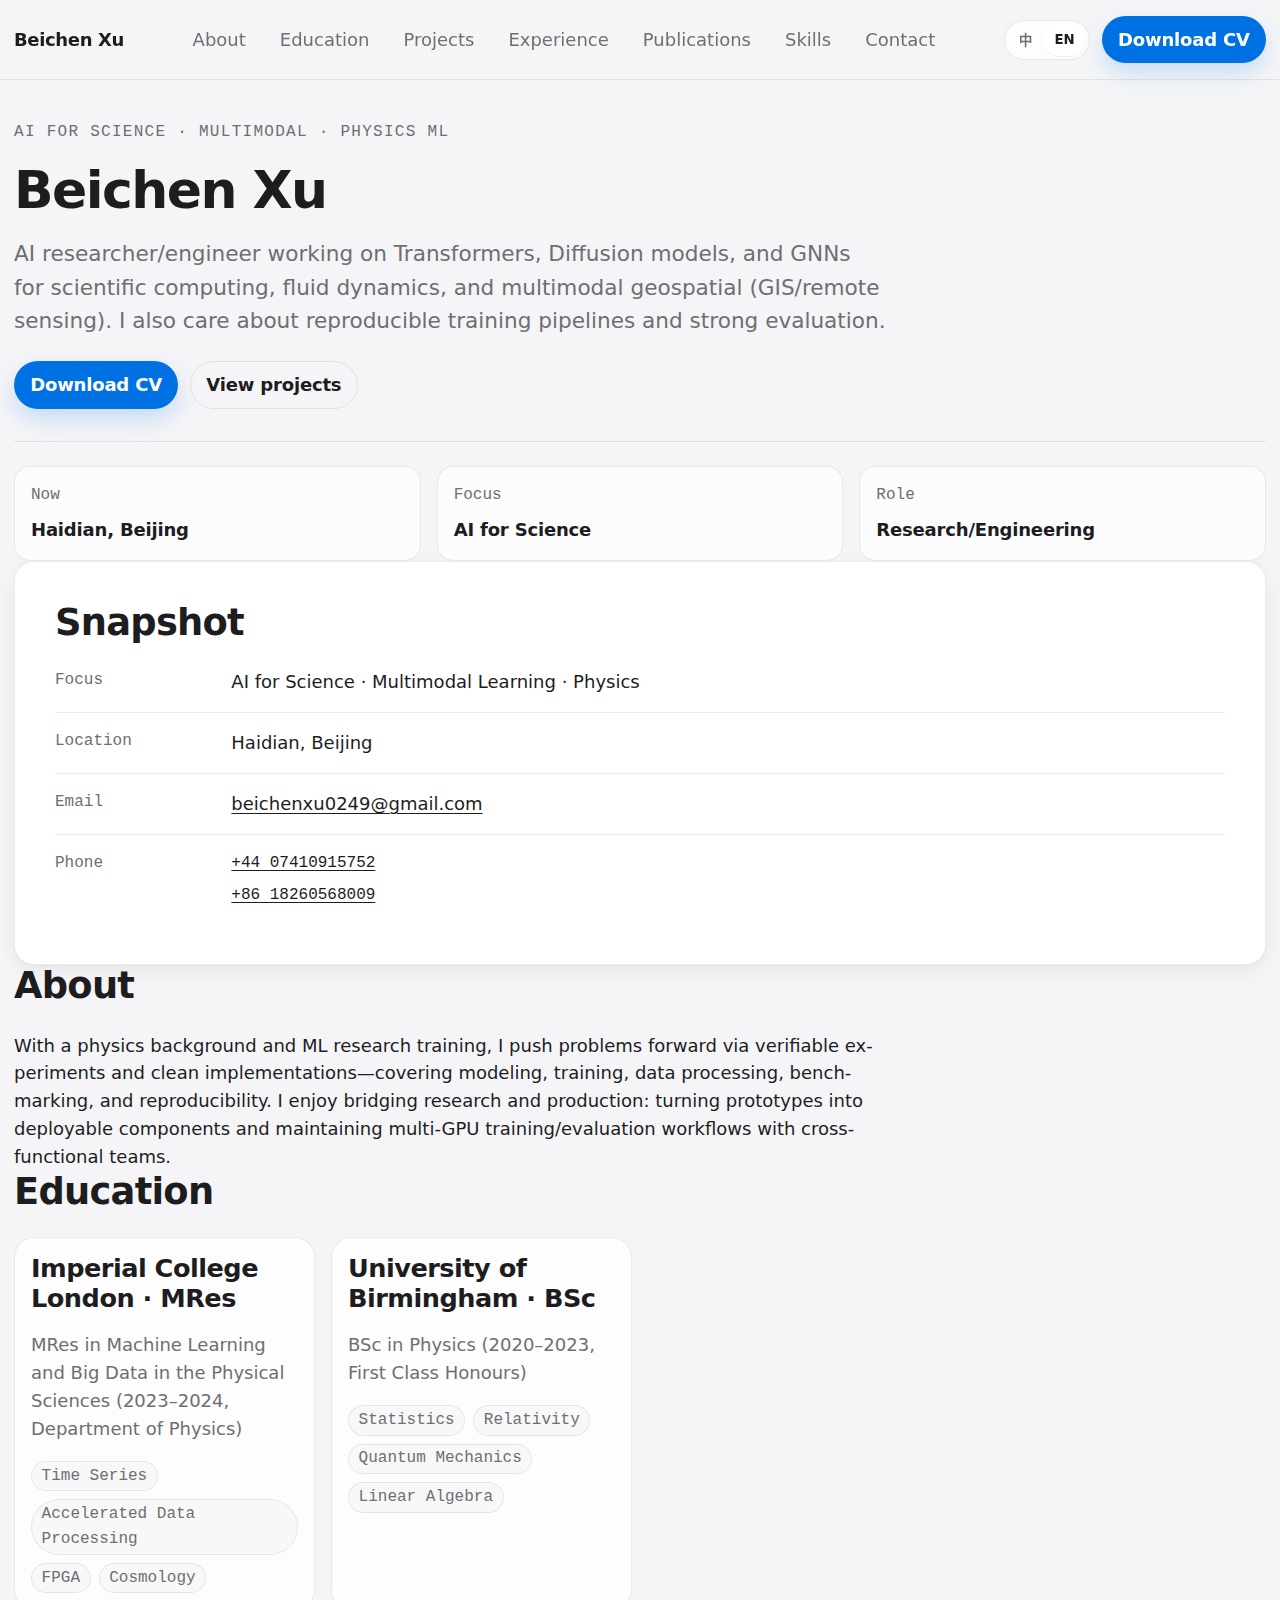
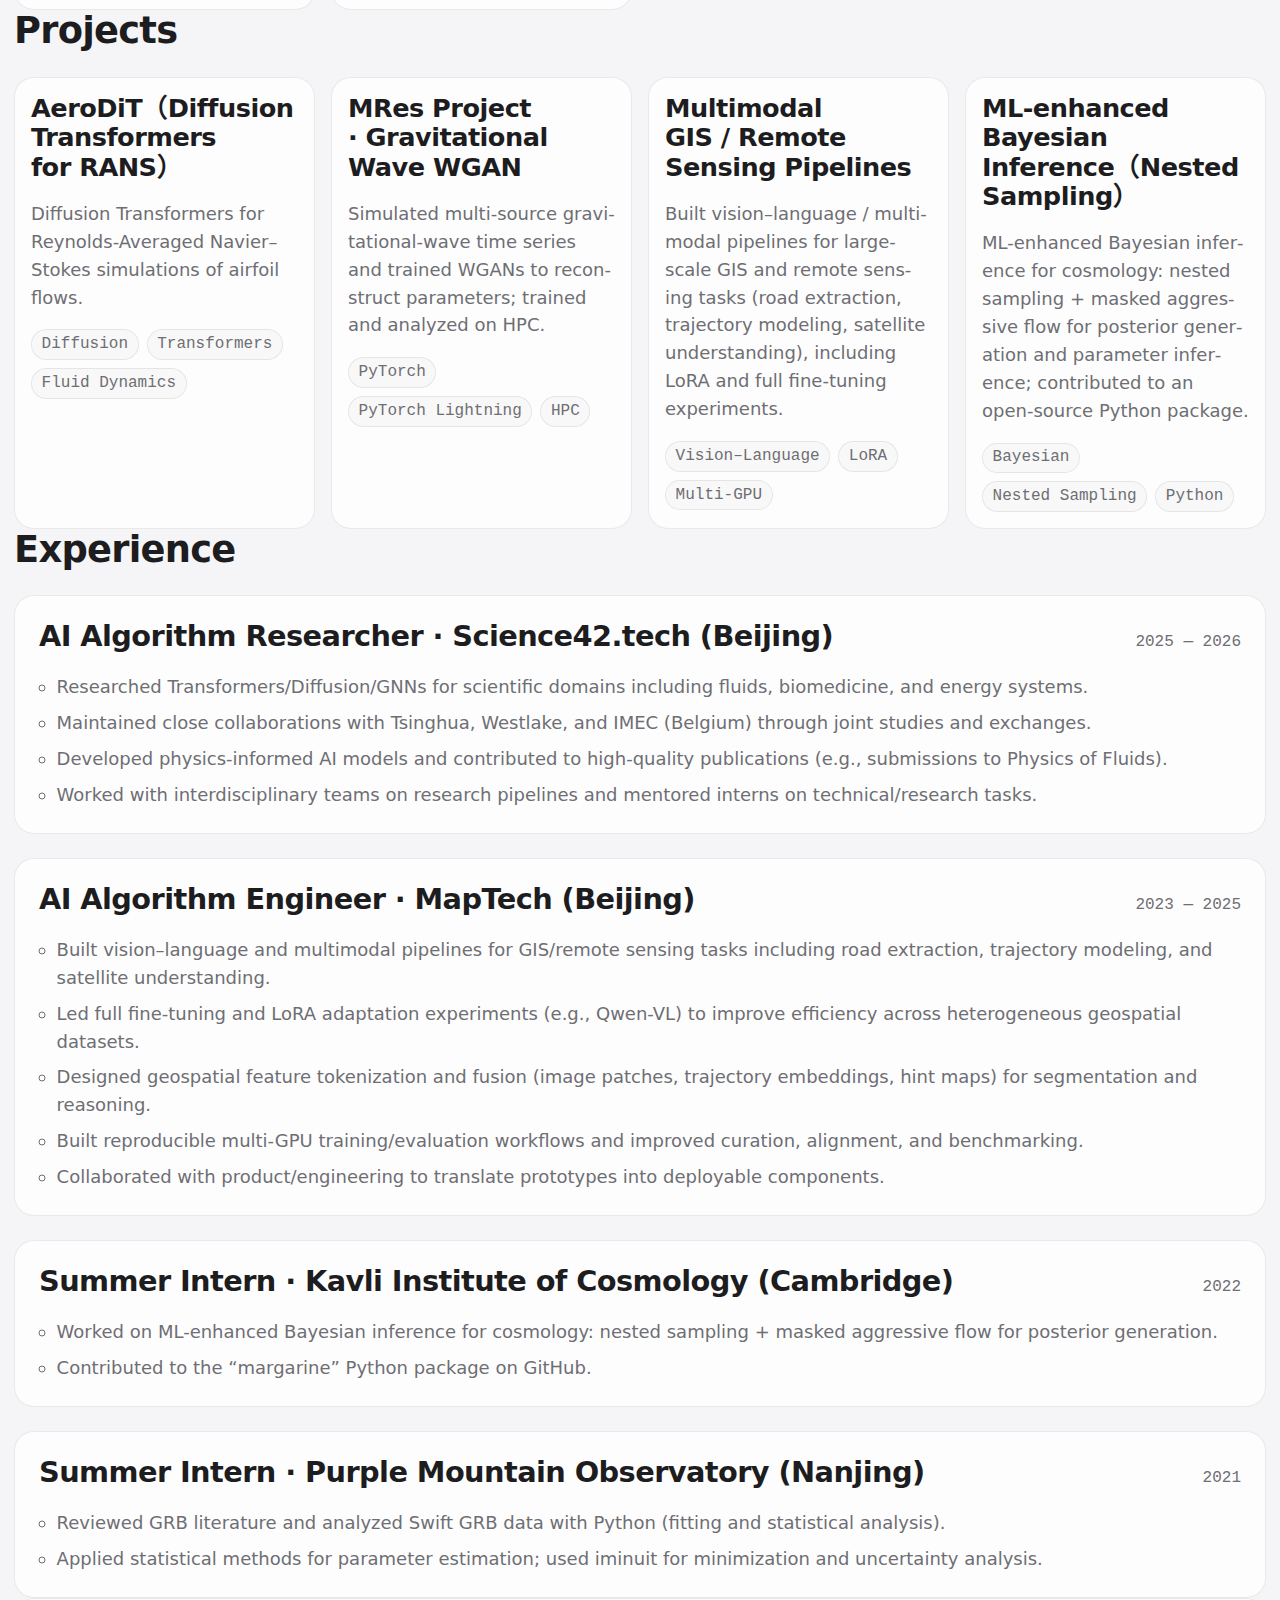
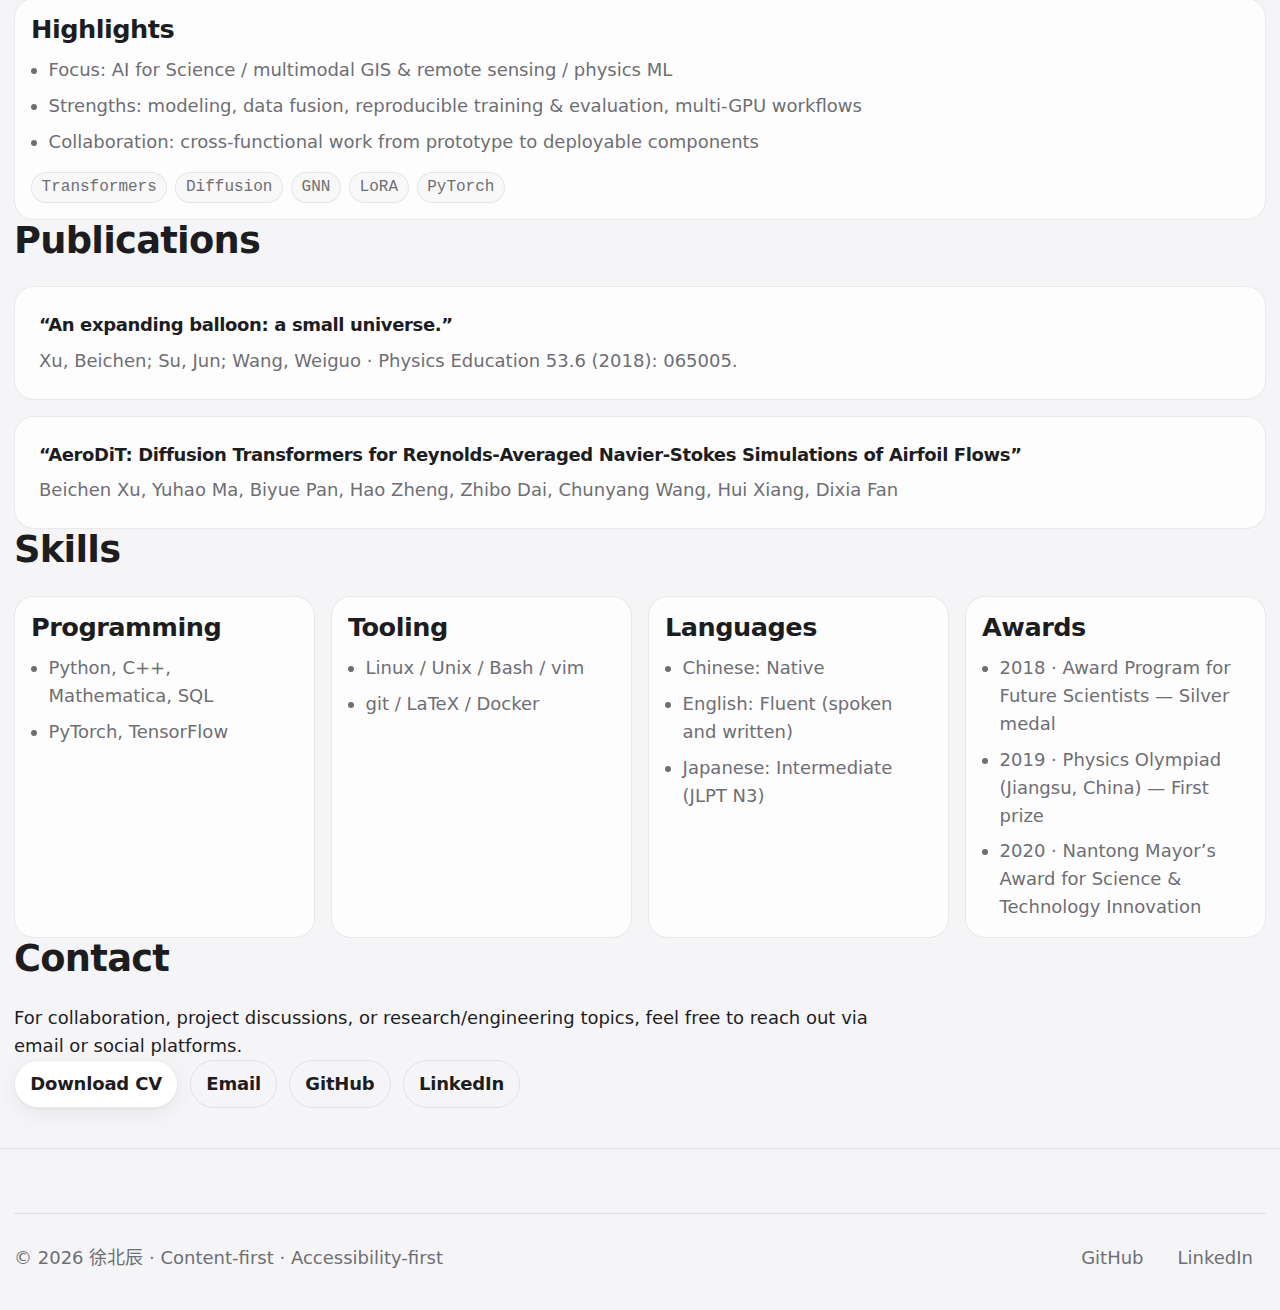
<file: index.html>
<!DOCTYPE html>
<html lang="zh-CN" data-lang="zh">
<head>
    <meta charset="UTF-8">
    <meta name="viewport" content="width=device-width, initial-scale=1.0">
    <meta name="color-scheme" content="light">
    <title>徐北辰 · Beichen Xu</title>
    <meta name="description" content="徐北辰（Beichen Xu）的个人网站：AI for Science / 多模态 / Physics ML，包含经历、项目、论文与联系方式。" />
    <link rel="stylesheet" href="style.css">
</head>
<body>
    <a class="skip-link" href="#main-content">
        <span lang="zh-CN">跳转到正文</span>
        <span lang="en">Skip to content</span>
    </a>

    <header class="site-header" id="top">
        <div class="container header-inner">
            <a class="brand" href="#top">
                <span lang="zh-CN">徐北辰</span>
                <span lang="en">Beichen Xu</span>
            </a>

            <nav class="site-nav" aria-label="站点导航 / Site navigation">
                <ul class="nav-list">
                    <li><a href="#about"><span lang="zh-CN">关于</span><span lang="en">About</span></a></li>
                    <li><a href="#education"><span lang="zh-CN">教育</span><span lang="en">Education</span></a></li>
                    <li><a href="#projects"><span lang="zh-CN">项目</span><span lang="en">Projects</span></a></li>
                    <li><a href="#experience"><span lang="zh-CN">经历</span><span lang="en">Experience</span></a></li>
                    <li><a href="#publications"><span lang="zh-CN">论文</span><span lang="en">Publications</span></a></li>
                    <li><a href="#skills"><span lang="zh-CN">技能</span><span lang="en">Skills</span></a></li>
                    <li><a href="#contact"><span lang="zh-CN">联系</span><span lang="en">Contact</span></a></li>
                </ul>
            </nav>

            <div class="header-actions">
                <div class="lang-switch">
                    <button class="lang-btn" type="button" data-set-lang="zh" aria-pressed="true">中</button>
                    <button class="lang-btn" type="button" data-set-lang="en" aria-pressed="false">EN</button>
                </div>
                <a class="btn btn-primary" href="./BeichenXu/CV.pdf">
                    <span lang="zh-CN">下载简历</span>
                    <span lang="en">Download CV</span>
                </a>
            </div>
        </div>
    </header>

    <main id="main-content" class="site-main">
        <section class="hero">
            <div class="container hero-grid">
                <div class="hero-copy">
                    <p class="kicker">
                        <span lang="zh-CN">AI for Science · 多模态 · Physics ML</span>
                        <span lang="en">AI for Science · Multimodal · Physics ML</span>
                    </p>
                    <h1 id="hero-title">
                        <span lang="zh-CN">徐北辰</span>
                        <span lang="en">Beichen Xu</span>
                    </h1>
                    <p class="lead">
                        <span lang="zh-CN">AI 算法研究员 / 工程师。研究方向包括 Transformer / Diffusion / GNN 在科学计算、流体、地理遥感等场景的应用；也关注可复现训练流程与多模态数据融合。</span>
                        <span lang="en">AI researcher/engineer working on Transformers, Diffusion models, and GNNs for scientific computing, fluid dynamics, and multimodal geospatial (GIS/remote sensing). I also care about reproducible training pipelines and strong evaluation.</span>
                    </p>
                    <div class="hero-actions">
                        <a class="btn btn-primary" href="./BeichenXu/CV.pdf">
                            <span lang="zh-CN">下载简历</span>
                            <span lang="en">Download CV</span>
                        </a>
                        <a class="btn btn-ghost" href="#projects">
                            <span lang="zh-CN">查看项目</span>
                            <span lang="en">View projects</span>
                        </a>
                    </div>

                    <div class="hero-foot" aria-label="Quick facts">
                        <div class="foot-grid">
                            <div class="foot-item">
                                <p class="foot-label"><span lang="zh-CN">当前</span><span lang="en">Now</span></p>
                                <p class="foot-value"><span lang="zh-CN">北京海淀</span><span lang="en">Haidian, Beijing</span></p>
                            </div>
                            <div class="foot-item">
                                <p class="foot-label"><span lang="zh-CN">方向</span><span lang="en">Focus</span></p>
                                <p class="foot-value">AI for Science</p>
                            </div>
                            <div class="foot-item">
                                <p class="foot-label"><span lang="zh-CN">工作</span><span lang="en">Role</span></p>
                                <p class="foot-value"><span lang="zh-CN">算法研究/工程</span><span lang="en">Research/Engineering</span></p>
                            </div>
                        </div>
                    </div>
                </div>

                <aside class="hero-side">
                    <div class="side-stack">
                        <div class="composition" aria-hidden="true">
                            <span class="cell cell-1"></span>
                            <span class="cell cell-2"></span>
                            <span class="cell cell-3"></span>
                            <span class="cell cell-4"></span>
                            <span class="cell cell-5"></span>
                            <span class="cell cell-6"></span>
                            <span class="cell cell-7"></span>
                            <span class="cell cell-8"></span>
                            <span class="cell cell-9"></span>
                        </div>

                        <div class="facts-panel">
                            <h2 class="card-title">
                                <span lang="zh-CN">概览</span>
                                <span lang="en">Snapshot</span>
                            </h2>
                            <dl class="fact-list">
                                <div class="fact">
                                    <dt><span lang="zh-CN">方向</span><span lang="en">Focus</span></dt>
                                    <dd>AI for Science · Multimodal Learning · Physics</dd>
                                </div>
                                <div class="fact">
                                    <dt><span lang="zh-CN">位置</span><span lang="en">Location</span></dt>
                                    <dd>
                                        <span lang="zh-CN">北京海淀</span>
                                        <span lang="en">Haidian, Beijing</span>
                                    </dd>
                                </div>
                                <div class="fact">
                                    <dt><span lang="zh-CN">邮箱</span><span lang="en">Email</span></dt>
                                    <dd><a href="mailto:beichenxu0249@gmail.com">beichenxu0249@gmail.com</a></dd>
                                </div>
                                <div class="fact">
                                    <dt><span lang="zh-CN">电话</span><span lang="en">Phone</span></dt>
                                    <dd class="phones">
                                        <a href="tel:+4407410915752">+44 07410915752</a>
                                        <a href="tel:+8618260568009">+86 18260568009</a>
                                    </dd>
                                </div>
                            </dl>
                        </div>
                    </div>
                </aside>
            </div>
        </section>

        <section class="section" id="about">
            <div class="container">
                <h2><span lang="zh-CN">关于</span><span lang="en">About</span></h2>
                <div class="prose">
                    <p>
                        <span lang="zh-CN">我拥有物理学背景与机器学习科研训练，习惯用“可验证的实验 + 清晰的实现”推进问题：从模型设计与训练，到数据处理、评估基准与可复现流程。工作中我曾在科研与工程之间做桥梁：将原型转为可部署组件，维护多 GPU 训练与评估流程，并与跨学科团队协作。</span>
                        <span lang="en">With a physics background and ML research training, I push problems forward via verifiable experiments and clean implementations—covering modeling, training, data processing, benchmarking, and reproducibility. I enjoy bridging research and production: turning prototypes into deployable components and maintaining multi-GPU training/evaluation workflows with cross-functional teams.</span>
                    </p>
                </div>
            </div>
        </section>

        <section class="section section--flip" id="education">
            <div class="container">
                <h2><span lang="zh-CN">教育</span><span lang="en">Education</span></h2>
                <div class="grid cards">
                    <article class="card">
                        <h3 class="card-title">Imperial College London · MRes</h3>
                        <p class="muted">
                            <span lang="zh-CN">Machine Learning and Big Data in the Physical Sciences（2023–2024，物理系）</span>
                            <span lang="en">MRes in Machine Learning and Big Data in the Physical Sciences (2023–2024, Department of Physics)</span>
                        </p>
                        <ul class="meta">
                            <li>Time Series</li>
                            <li>Accelerated Data Processing</li>
                            <li>FPGA</li>
                            <li>Cosmology</li>
                        </ul>
                    </article>
                    <article class="card">
                        <h3 class="card-title">University of Birmingham · BSc</h3>
                        <p class="muted">
                            <span lang="zh-CN">Physics（2020–2023，一等荣誉）</span>
                            <span lang="en">BSc in Physics (2020–2023, First Class Honours)</span>
                        </p>
                        <ul class="meta">
                            <li>Statistics</li>
                            <li>Relativity</li>
                            <li>Quantum Mechanics</li>
                            <li>Linear Algebra</li>
                        </ul>
                    </article>
                </div>
            </div>
        </section>

        <section class="section" id="projects">
            <div class="container">
                <h2><span lang="zh-CN">项目</span><span lang="en">Projects</span></h2>
                <div class="grid cards">
                    <article class="card">
                        <h3 class="card-title">AeroDiT（Diffusion Transformers for RANS）</h3>
                        <p class="muted">
                            <span lang="zh-CN">Diffusion Transformer 用于 Reynolds-Averaged Navier–Stokes 空气动力学仿真（翼型流动）。</span>
                            <span lang="en">Diffusion Transformers for Reynolds-Averaged Navier–Stokes simulations of airfoil flows.</span>
                        </p>
                        <ul class="meta">
                            <li>Diffusion</li>
                            <li>Transformers</li>
                            <li>Fluid Dynamics</li>
                        </ul>
                    </article>

                    <article class="card">
                        <h3 class="card-title">MRes Project · Gravitational Wave WGAN</h3>
                        <p class="muted">
                            <span lang="zh-CN">模拟多源引力波时序信号，训练 WGAN 以从信号中重建参数；使用 HPC 进行训练与可视化分析。</span>
                            <span lang="en">Simulated multi-source gravitational-wave time series and trained WGANs to reconstruct parameters; trained and analyzed on HPC.</span>
                        </p>
                        <ul class="meta">
                            <li>PyTorch</li>
                            <li>PyTorch Lightning</li>
                            <li>HPC</li>
                        </ul>
                    </article>

                    <article class="card">
                        <h3 class="card-title">Multimodal GIS / Remote Sensing Pipelines</h3>
                        <p class="muted">
                            <span lang="zh-CN">面向大规模地理遥感任务（道路提取、轨迹建模、卫星影像理解）构建 VL/多模态训练与评估流程，包含 LoRA 与全参微调实验。</span>
                            <span lang="en">Built vision–language / multimodal pipelines for large-scale GIS and remote sensing tasks (road extraction, trajectory modeling, satellite understanding), including LoRA and full fine-tuning experiments.</span>
                        </p>
                        <ul class="meta">
                            <li>Vision–Language</li>
                            <li>LoRA</li>
                            <li>Multi-GPU</li>
                        </ul>
                    </article>

                    <article class="card">
                        <h3 class="card-title">ML-enhanced Bayesian Inference（Nested Sampling）</h3>
                        <p class="muted">
                            <span lang="zh-CN">在宇宙学推断中结合 nested sampling 与机器学习（masked aggressive flow），用于后验分布生成与参数估计；并参与维护开源 Python 包。</span>
                            <span lang="en">ML-enhanced Bayesian inference for cosmology: nested sampling + masked aggressive flow for posterior generation and parameter inference; contributed to an open-source Python package.</span>
                        </p>
                        <ul class="meta">
                            <li>Bayesian</li>
                            <li>Nested Sampling</li>
                            <li>Python</li>
                        </ul>
                    </article>
                </div>
            </div>
        </section>

        <section class="section section--flip" id="experience">
            <div class="container">
                <h2><span lang="zh-CN">经历</span><span lang="en">Experience</span></h2>
                <ol class="timeline">
                    <li class="timeline-item">
                        <div class="timeline-head">
                            <h3 class="timeline-title">
                                <span lang="zh-CN">AI 算法研究员 · Science42.tech（北京）</span>
                                <span lang="en">AI Algorithm Researcher · Science42.tech (Beijing)</span>
                            </h3>
                            <p class="timeline-time"><time datetime="2025-01">2025</time> — <time datetime="2026-01">2026</time></p>
                        </div>
                        <ul class="bullets muted">
                            <li><span lang="zh-CN">研究 Transformers / Diffusion / GNN 在流体、医学与能源等科学场景的应用。</span><span lang="en">Researched Transformers/Diffusion/GNNs for scientific domains including fluids, biomedicine, and energy systems.</span></li>
                            <li><span lang="zh-CN">与清华、Westlake、IMEC（比利时）等团队保持学术合作与交流。</span><span lang="en">Maintained close collaborations with Tsinghua, Westlake, and IMEC (Belgium) through joint studies and exchanges.</span></li>
                            <li><span lang="zh-CN">开发 physics-informed AI 模型并推动高质量论文产出（投稿至《Physics of Fluids》等）。</span><span lang="en">Developed physics-informed AI models and contributed to high-quality publications (e.g., submissions to Physics of Fluids).</span></li>
                            <li><span lang="zh-CN">与跨学科团队协作研究代码与流程，并指导实习生完成科研与技术任务。</span><span lang="en">Worked with interdisciplinary teams on research pipelines and mentored interns on technical/research tasks.</span></li>
                        </ul>
                    </li>
                    <li class="timeline-item">
                        <div class="timeline-head">
                            <h3 class="timeline-title">
                                <span lang="zh-CN">AI 算法工程师 · MapTech（北京）</span>
                                <span lang="en">AI Algorithm Engineer · MapTech (Beijing)</span>
                            </h3>
                            <p class="timeline-time"><time datetime="2023-01">2023</time> — <time datetime="2025-01">2025</time></p>
                        </div>
                        <ul class="bullets muted">
                            <li><span lang="zh-CN">构建 VL/多模态学习流程，面向 GIS 与遥感任务（道路提取、轨迹建模、卫星影像理解）。</span><span lang="en">Built vision–language and multimodal pipelines for GIS/remote sensing tasks including road extraction, trajectory modeling, and satellite understanding.</span></li>
                            <li><span lang="zh-CN">主导全参微调与 LoRA 轻量适配实验（如 Qwen-VL），提升跨区域/跨模态数据集效率。</span><span lang="en">Led full fine-tuning and LoRA adaptation experiments (e.g., Qwen-VL) to improve efficiency across heterogeneous geospatial datasets.</span></li>
                            <li><span lang="zh-CN">设计地理特征 tokenization 与融合策略（patch、轨迹 embedding、hint maps），支撑分割与推理任务。</span><span lang="en">Designed geospatial feature tokenization and fusion (image patches, trajectory embeddings, hint maps) for segmentation and reasoning.</span></li>
                            <li><span lang="zh-CN">搭建可复现的多 GPU 训练/评估工作流，优化数据标注对齐与 benchmarking。</span><span lang="en">Built reproducible multi-GPU training/evaluation workflows and improved curation, alignment, and benchmarking.</span></li>
                            <li><span lang="zh-CN">与产品/工程团队合作，将研究原型落地为生产 pipeline 组件。</span><span lang="en">Collaborated with product/engineering to translate prototypes into deployable components.</span></li>
                        </ul>
                    </li>
                    <li class="timeline-item">
                        <div class="timeline-head">
                            <h3 class="timeline-title">
                                <span lang="zh-CN">暑期实习 · Kavli Institute of Cosmology（剑桥）</span>
                                <span lang="en">Summer Intern · Kavli Institute of Cosmology (Cambridge)</span>
                            </h3>
                            <p class="timeline-time"><time datetime="2022-06">2022</time></p>
                        </div>
                        <ul class="bullets muted">
                            <li><span lang="zh-CN">研究 ML 增强的 Bayesian inference：使用 nested sampling 训练宇宙学数据，并用 masked aggressive flow 生成后验。</span><span lang="en">Worked on ML-enhanced Bayesian inference for cosmology: nested sampling + masked aggressive flow for posterior generation.</span></li>
                            <li><span lang="zh-CN">参与开源 Python 包 “margarine” 的贡献与协作。</span><span lang="en">Contributed to the “margarine” Python package on GitHub.</span></li>
                        </ul>
                    </li>
                    <li class="timeline-item">
                        <div class="timeline-head">
                            <h3 class="timeline-title">
                                <span lang="zh-CN">暑期实习 · 紫金山天文台（南京）</span>
                                <span lang="en">Summer Intern · Purple Mountain Observatory (Nanjing)</span>
                            </h3>
                            <p class="timeline-time"><time datetime="2021-06">2021</time></p>
                        </div>
                        <ul class="bullets muted">
                            <li><span lang="zh-CN">对 GRB 现象做系统性综述；用 Python 对 Swift GRB 数据进行拟合与分析。</span><span lang="en">Reviewed GRB literature and analyzed Swift GRB data with Python (fitting and statistical analysis).</span></li>
                            <li><span lang="zh-CN">使用统计方法改进参数估计，熟悉 iminuit 的最小化与误差分析流程。</span><span lang="en">Applied statistical methods for parameter estimation; used iminuit for minimization and uncertainty analysis.</span></li>
                        </ul>
                    </li>
                </ol>

                <aside class="exp-aside card" aria-labelledby="highlights-title">
                    <h3 class="card-title" id="highlights-title">
                        <span lang="zh-CN">摘要</span>
                        <span lang="en">Highlights</span>
                    </h3>
                    <ul class="bullets muted">
                        <li>
                            <span lang="zh-CN">方向：AI for Science / 多模态（GIS·遥感）/ Physics ML</span>
                            <span lang="en">Focus: AI for Science / multimodal GIS & remote sensing / physics ML</span>
                        </li>
                        <li>
                            <span lang="zh-CN">能力：模型研发、数据融合、可复现训练与评估、多 GPU 工作流</span>
                            <span lang="en">Strengths: modeling, data fusion, reproducible training & evaluation, multi-GPU workflows</span>
                        </li>
                        <li>
                            <span lang="zh-CN">合作：跨学科协作，把原型推进到可交付组件</span>
                            <span lang="en">Collaboration: cross-functional work from prototype to deployable components</span>
                        </li>
                    </ul>
                    <ul class="meta">
                        <li>Transformers</li>
                        <li>Diffusion</li>
                        <li>GNN</li>
                        <li>LoRA</li>
                        <li>PyTorch</li>
                    </ul>
                </aside>
            </div>
        </section>

        <section class="section" id="publications">
            <div class="container">
                <h2><span lang="zh-CN">论文</span><span lang="en">Publications</span></h2>
                <ol class="pubs">
                    <li class="pub">
                        <p class="pub-title">“An expanding balloon: a small universe.”</p>
                        <p class="muted pub-meta">
                            <span lang="zh-CN">Xu, Beichen; Su, Jun; Wang, Weiguo · Physics Education 53.6 (2018): 065005.</span>
                            <span lang="en">Xu, Beichen; Su, Jun; Wang, Weiguo · Physics Education 53.6 (2018): 065005.</span>
                        </p>
                    </li>
                    <li class="pub">
                        <p class="pub-title">“AeroDiT: Diffusion Transformers for Reynolds-Averaged Navier-Stokes Simulations of Airfoil Flows”</p>
                        <p class="muted pub-meta">Beichen Xu, Yuhao Ma, Biyue Pan, Hao Zheng, Zhibo Dai, Chunyang Wang, Hui Xiang, Dixia Fan</p>
                    </li>
                </ol>
            </div>
        </section>

        <section class="section section--flip" id="skills">
            <div class="container">
                <h2><span lang="zh-CN">技能</span><span lang="en">Skills</span></h2>
                <div class="grid cards">
                    <article class="card">
                        <h3 class="card-title"><span lang="zh-CN">编程 / 框架</span><span lang="en">Programming</span></h3>
                        <ul class="bullets muted">
                            <li>Python, C++, Mathematica, SQL</li>
                            <li>PyTorch, TensorFlow</li>
                        </ul>
                    </article>
                    <article class="card">
                        <h3 class="card-title"><span lang="zh-CN">工程工具</span><span lang="en">Tooling</span></h3>
                        <ul class="bullets muted">
                            <li>Linux / Unix / Bash / vim</li>
                            <li>git / LaTeX / Docker</li>
                        </ul>
                    </article>
                    <article class="card">
                        <h3 class="card-title"><span lang="zh-CN">语言</span><span lang="en">Languages</span></h3>
                        <ul class="bullets muted">
                            <li><span lang="zh-CN">中文：母语</span><span lang="en">Chinese: Native</span></li>
                            <li><span lang="zh-CN">英文：流利（口语与写作）</span><span lang="en">English: Fluent (spoken and written)</span></li>
                            <li><span lang="zh-CN">日语：N3（中级）</span><span lang="en">Japanese: Intermediate (JLPT N3)</span></li>
                        </ul>
                    </article>
                    <article class="card">
                        <h3 class="card-title"><span lang="zh-CN">奖项</span><span lang="en">Awards</span></h3>
                        <ul class="bullets muted">
                            <li><span lang="zh-CN">2018 · 未来科学家大奖（银奖）</span><span lang="en">2018 · Award Program for Future Scientists — Silver medal</span></li>
                            <li><span lang="zh-CN">2019 · 江苏省物理奥赛一等奖</span><span lang="en">2019 · Physics Olympiad (Jiangsu, China) — First prize</span></li>
                            <li><span lang="zh-CN">2020 · 南通市长科技创新奖</span><span lang="en">2020 · Nantong Mayor’s Award for Science & Technology Innovation</span></li>
                        </ul>
                    </article>
                </div>
            </div>
        </section>

        <section class="section" id="contact">
            <div class="container">
                <h2><span lang="zh-CN">联系</span><span lang="en">Contact</span></h2>
                <div class="prose">
                    <p>
                        <span lang="zh-CN">如需交流合作、项目讨论或学术/工程问题，欢迎通过邮件或社交平台联系我。</span>
                        <span lang="en">For collaboration, project discussions, or research/engineering topics, feel free to reach out via email or social platforms.</span>
                    </p>
                </div>
                <div class="contact-row">
                    <a class="btn btn-secondary" href="./BeichenXu/CV.pdf">
                        <span lang="zh-CN">下载简历</span>
                        <span lang="en">Download CV</span>
                    </a>
                    <a class="btn btn-ghost" href="mailto:beichenxu0249@gmail.com">Email</a>
                    <a class="btn btn-ghost" href="https://github.com/BeichenXu">GitHub</a>
                    <a class="btn btn-ghost" href="https://www.linkedin.com/in/beichenxu/">LinkedIn</a>
                </div>
            </div>
        </section>
    </main>

    <footer class="site-footer">
        <div class="container footer-inner">
            <p class="footer-copy">
                <span>© 2026 徐北辰</span>
                <span class="dot" aria-hidden="true">·</span>
                <span class="muted">
                    <span lang="zh-CN">内容优先 · 可访问性优先</span>
                    <span lang="en">Content-first · Accessibility-first</span>
                </span>
            </p>
            <nav aria-label="社交链接 / Social links">
                <ul class="social">
                    <li><a href="https://github.com/BeichenXu" rel="me">GitHub</a></li>
                    <li><a href="https://www.linkedin.com/in/beichenxu/" rel="me">LinkedIn</a></li>
                </ul>
            </nav>
        </div>
    </footer>

    <script>
        (() => {
            const root = document.documentElement;
            const zhBtn = document.querySelector('[data-set-lang="zh"]');
            const enBtn = document.querySelector('[data-set-lang="en"]');

            const setLang = (lang) => {
                root.dataset.lang = lang;
                zhBtn?.setAttribute('aria-pressed', lang === 'zh' ? 'true' : 'false');
                enBtn?.setAttribute('aria-pressed', lang === 'en' ? 'true' : 'false');
                try { localStorage.setItem('lang', lang); } catch { /* ignore */ }
            };

            const saved = (() => {
                try { return localStorage.getItem('lang'); } catch { return null; }
            })();

            const prefersZh = (navigator.language || '').toLowerCase().startsWith('zh');
            setLang(saved || (prefersZh ? 'zh' : 'en'));

            zhBtn?.addEventListener('click', () => setLang('zh'));
            enBtn?.addEventListener('click', () => setLang('en'));
        })();
    </script>
</body>
</html>
</file>
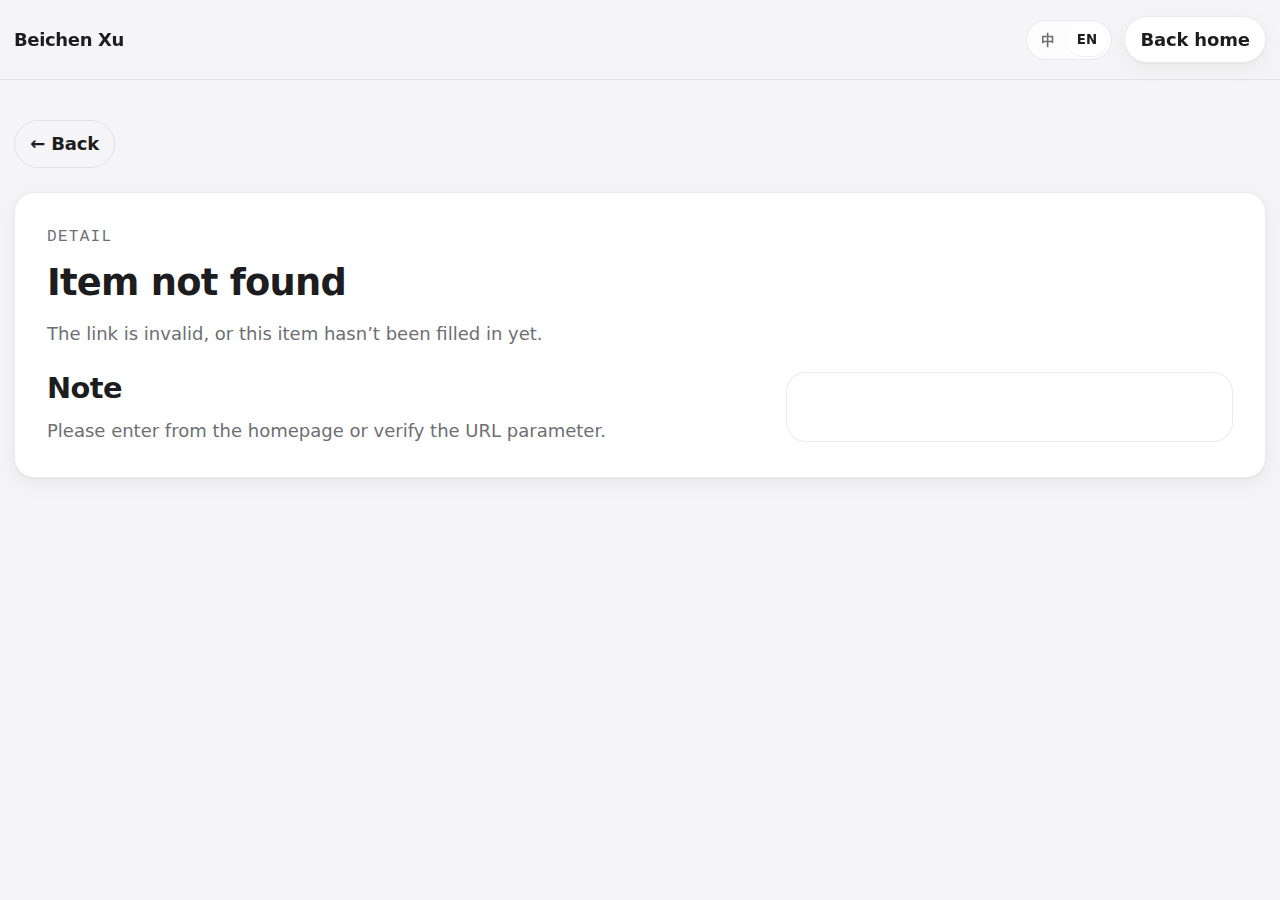
<file: detail.html>
<!DOCTYPE html>
<html lang="zh-CN" data-lang="zh">
<head>
  <meta charset="UTF-8" />
  <meta name="viewport" content="width=device-width, initial-scale=1.0" />
  <meta name="color-scheme" content="light" />
  <title>详情 · Beichen Xu</title>
  <meta name="description" content="Education / Projects / Experience / Publications details" />
  <link rel="stylesheet" href="style.css" />
  <style>
    .detail-shell {
      padding-block: var(--space-10);
    }

    .detail-topbar {
      display: flex;
      align-items: center;
      justify-content: space-between;
      gap: var(--space-4);
      flex-wrap: wrap;
      margin-bottom: var(--space-6);
    }

    .back-row {
      display: inline-flex;
      gap: var(--space-3);
      align-items: center;
      flex-wrap: wrap;
    }

    .detail-card {
      background: var(--surface);
      border: 1px solid var(--hairline);
      border-radius: var(--radius-lg);
      padding: var(--space-8);
      box-shadow: var(--shadow-sm);
    }

    .detail-kicker {
      margin: 0 0 var(--space-3);
      font-family: var(--font-mono);
      font-size: var(--text-sm);
      color: var(--muted);
      letter-spacing: 0.08em;
      text-transform: uppercase;
    }

    .detail-title {
      margin: 0 0 var(--space-4);
      font-size: var(--text-2xl);
      line-height: var(--leading-tight);
      letter-spacing: -0.02em;
    }

    .detail-subtitle {
      margin: 0 0 var(--space-6);
      color: var(--muted);
      max-width: 90ch;
    }

    .detail-grid {
      display: grid;
      gap: var(--space-6);
    }

    @media (min-width: 56rem) {
      .detail-grid {
        grid-template-columns: 1.6fr 1fr;
        align-items: start;
      }
    }

    @media (max-width: 40rem) {
      .detail-shell {
        padding-block: var(--space-8);
      }

      .detail-topbar {
        margin-bottom: var(--space-4);
      }

      .detail-card {
        padding: var(--space-6);
      }

      .detail-side {
        padding: var(--space-5);
      }
    }

    .detail-section h2 {
      margin: 0 0 var(--space-3);
      font-size: var(--text-xl);
    }

    .detail-section p {
      margin: 0;
    }

    .detail-section p + p {
      margin-top: var(--space-3);
    }

    .detail-side {
      border: 1px solid var(--hairline);
      border-radius: var(--radius-lg);
      padding: var(--space-6);
      background: rgba(255, 255, 255, 0.7);
    }

    .kv {
      display: grid;
      grid-template-columns: clamp(7ch, 18vw, 12ch) 1fr;
      gap: var(--space-3);
      padding-block: var(--space-3);
      border-top: 1px solid var(--hairline);
    }

    .kv:first-child {
      border-top: 0;
      padding-top: 0;
    }

    .kv dt {
      font-family: var(--font-mono);
      font-size: var(--text-sm);
      color: var(--muted);
      overflow-wrap: anywhere;
    }

    .kv dd { margin: 0; }

    .sr-only {
      position: absolute;
      width: 1px;
      height: 1px;
      padding: 0;
      margin: -1px;
      overflow: hidden;
      clip: rect(0, 0, 0, 0);
      white-space: nowrap;
      border-width: 0;
    }
  </style>
</head>
<body>
  <div id="top"></div>
  <a class="skip-link" href="#main-content">
    <span lang="zh-CN">跳转到正文</span>
    <span lang="en">Skip to content</span>
  </a>

  <header class="site-header">
    <div class="container header-inner">
      <a class="brand" href="index.html#top">
        <span lang="zh-CN">徐北辰</span>
        <span lang="en">Beichen Xu</span>
      </a>

      <div class="header-actions">
        <div class="lang-switch">
          <button class="lang-btn" type="button" data-set-lang="zh" aria-pressed="true">中</button>
          <button class="lang-btn" type="button" data-set-lang="en" aria-pressed="false">EN</button>
        </div>
        <a class="btn btn-secondary" href="index.html#top">
          <span lang="zh-CN">返回首页</span>
          <span lang="en">Back home</span>
        </a>
      </div>
    </div>
  </header>

  <main id="main-content" class="site-main detail-shell">
    <div class="container">
      <div class="detail-topbar">
        <div class="back-row">
          <a class="btn btn-ghost" id="back-link" href="index.html#top">
            <span lang="zh-CN">← 返回</span>
            <span lang="en">← Back</span>
          </a>
        </div>
      </div>

      <article class="detail-card" aria-labelledby="detail-title">
        <p class="detail-kicker" id="detail-kicker">
          <span lang="zh-CN">详情</span>
          <span lang="en">DETAIL</span>
        </p>
        <h1 class="detail-title" id="detail-title"></h1>
        <p class="detail-subtitle" id="detail-subtitle"></p>

        <div class="detail-grid">
          <section class="detail-section prose" id="detail-body" aria-label="Detail"></section>

          <aside class="detail-side" aria-label="Meta">
            <dl id="detail-meta"></dl>
            <div id="detail-links" style="margin-top: var(--space-5);"></div>
          </aside>
        </div>
      </article>
    </div>
  </main>

  <script>
    (() => {
      const root = document.documentElement;
      const zhBtn = document.querySelector('[data-set-lang="zh"]');
      const enBtn = document.querySelector('[data-set-lang="en"]');

      const setLang = (lang) => {
        root.dataset.lang = lang;
        zhBtn?.setAttribute('aria-pressed', lang === 'zh' ? 'true' : 'false');
        enBtn?.setAttribute('aria-pressed', lang === 'en' ? 'true' : 'false');
        try { localStorage.setItem('lang', lang); } catch { /* ignore */ }
      };

      const saved = (() => {
        try { return localStorage.getItem('lang'); } catch { return null; }
      })();

      const prefersZh = (navigator.language || '').toLowerCase().startsWith('zh');
      setLang(saved || (prefersZh ? 'zh' : 'en'));

      zhBtn?.addEventListener('click', () => setLang('zh'));
      enBtn?.addEventListener('click', () => setLang('en'));

      const qs = new URLSearchParams(location.search);
      const item = qs.get('item') || '';

      const sectionFor = (key) => {
        if (key.startsWith('education-')) return 'education';
        if (key.startsWith('project-')) return 'projects';
        if (key.startsWith('experience-')) return 'experience';
        if (key.startsWith('publication-')) return 'publications';
        return 'top';
      };

      const data = {
        "education-imperial-mres": {
          kind: { zh: "教育", en: "Education" },
          title: { zh: "帝国理工学院 · MRes", en: "Imperial College London · MRes" },
          subtitle: {
            zh: "Machine Learning and Big Data in the Physical Sciences（2023–2024，物理系）。面向物理科学场景的数据驱动建模，强调可复现训练流程与高性能计算。",
            en: "MRes in Machine Learning and Big Data in the Physical Sciences (2023–2024, Department of Physics). Data-driven modeling for physical sciences with an emphasis on reproducible pipelines and HPC."
          },
          highlights: {
            zh: [
              "课程与主题：时间序列建模、加速数据处理、FPGA、宇宙学等",
              "研究导向：将 ML 方法用于物理场景的建模/推断与不确定性分析",
              "工程导向：重视可复现、可扩展的实验与评估流程"
            ],
            en: [
              "Topics: time series modeling, accelerated data processing, FPGA, cosmology",
              "Research-driven: applying ML to modeling/inference with uncertainty analysis",
              "Engineering-first: reproducible and scalable experimentation workflows"
            ]
          },
          meta: [
            { k: { zh: "时间", en: "Period" }, v: { zh: "2023–2024", en: "2023–2024" } },
            { k: { zh: "院系", en: "Department" }, v: { zh: "物理系", en: "Physics" } },
          ],
          tags: ["Time Series", "HPC", "FPGA", "Cosmology"],
          links: []
        },
        "education-birmingham-bsc": {
          kind: { zh: "教育", en: "Education" },
          title: { zh: "伯明翰大学 · BSc", en: "University of Birmingham · BSc" },
          subtitle: {
            zh: "Physics（2020–2023，一等荣誉）。系统训练了数学物理与统计推断能力，为后续 ML/AI4Science 方向打下基础。",
            en: "BSc in Physics (2020–2023, First Class Honours). A solid foundation in mathematical physics and statistical inference, supporting later work in ML/AI4Science."
          },
          highlights: {
            zh: [
              "核心训练：统计学、相对论、量子力学、线性代数",
              "能力沉淀：建模、推导、实验与数据分析的体系化方法",
              "过渡方向：从物理建模逐步扩展到 ML 与科学计算"
            ],
            en: [
              "Core training: statistics, relativity, quantum mechanics, linear algebra",
              "Skill set: structured modeling, derivations, experiments, and data analysis",
              "Trajectory: from physics modeling to ML and scientific computing"
            ]
          },
          meta: [
            { k: { zh: "时间", en: "Period" }, v: { zh: "2020–2023", en: "2020–2023" } },
            { k: { zh: "荣誉", en: "Honours" }, v: { zh: "一等荣誉", en: "First Class" } },
          ],
          tags: ["Statistics", "Relativity", "Quantum", "Linear Algebra"],
          links: []
        },
        "project-aerodit": {
          kind: { zh: "项目", en: "Project" },
          title: { zh: "AeroDiT（用于 RANS 的扩散 Transformer）", en: "AeroDiT (Diffusion Transformers for RANS)" },
          subtitle: {
            zh: "把扩散模型与Transformer 结合，用于 RANS（Reynolds-Averaged Navier–Stokes）空气动力学仿真，探索更高效、更稳定的生成式预测与重建。",
            en: "Combining diffusion models and Transformers for RANS aerodynamic simulations, exploring efficient and stable generative prediction and reconstruction."
          },
          highlights: {
            zh: [
              "问题：翼型流动等 CFD 场景的高维场预测与重建",
              "方法：Diffusion +Transformer 的生成式建模框架",
              "目标：在精度、稳定性与推理效率之间取得更优权衡"
            ],
            en: [
              "Problem: high-dimensional field prediction/reconstruction for CFD (e.g., airfoils)",
              "Approach: a generative modeling framework with Diffusion + Transformers",
              "Goal: better trade-offs across accuracy, stability, and inference efficiency"
            ]
          },
          meta: [
            { k: { zh: "领域", en: "Domain" }, v: { zh: "流体力学 / CFD", en: "Fluid dynamics / CFD" } },
            { k: { zh: "方向", en: "Focus" }, v: { zh: "生成式建模", en: "Generative modeling" } },
          ],
          tags: ["Diffusion", "Transformers", "Fluid Dynamics"],
          links: []
        },
        "project-gravitational-wave-wgan": {
          kind: { zh: "项目", en: "Project" },
          title: { zh: "MRes 项目 · 引力波 WGAN", en: "MRes Project · Gravitational Wave WGAN" },
          subtitle: {
            zh: "模拟多源引力波时序信号，训练 WGAN 从信号中重建物理参数；在 HPC 上进行训练与可视化分析。",
            en: "Simulated multi-source gravitational-wave time series and trained WGANs to reconstruct physical parameters; trained and analyzed on HPC."
          },
          highlights: {
            zh: [
              "数据：可控的多源引力波时序合成与噪声建模",
              "模型：WGAN 训练稳定性与参数重建评估",
              "工程：在 HPC 环境下组织训练、日志与可视化分析"
            ],
            en: [
              "Data: controllable multi-source signal synthesis and noise modeling",
              "Model: WGAN training stability and parameter reconstruction evaluation",
              "Engineering: structured training, logging, and analysis on HPC"
            ]
          },
          meta: [
            { k: { zh: "类型", en: "Type" }, v: { zh: "科研项目", en: "Research project" } },
            { k: { zh: "环境", en: "Compute" }, v: { zh: "HPC", en: "HPC" } },
          ],
          tags: ["PyTorch", "PyTorch Lightning", "HPC", "Time Series"],
          links: []
        },
        "project-gis-remote-sensing-pipelines": {
          kind: { zh: "项目", en: "Project" },
          title: { zh: "多模态 GIS / 遥感训练流程", en: "Multimodal GIS / Remote Sensing Pipelines" },
          subtitle: {
            zh: "面向大规模地理遥感任务构建 VL/多模态训练与评估流程，覆盖道路提取、轨迹建模与卫星影像理解，并包含 LoRA 与全参微调实验。",
            en: "Built vision–language / multimodal training and evaluation pipelines for large-scale geospatial tasks, including road extraction, trajectory modeling, and satellite understanding—covering LoRA and full fine-tuning."
          },
          highlights: {
            zh: [
              "统一数据与评估：多数据源、多区域的训练/评测对齐",
              "适配策略：LoRA 与全参微调的对比与效率优化",
              "工程化：多GPU工作流、可复现配置与基准体系"
            ],
            en: [
              "Unified data & eval: alignment across sources/regions for training and benchmarking",
              "Adaptation: LoRA vs full fine-tuning with efficiency trade-offs",
              "Engineering: multi-GPU workflows, reproducible configs, and benchmarks"
            ]
          },
          meta: [
            { k: { zh: "场景", en: "Use cases" }, v: { zh: "道路提取 / 轨迹 / 卫星理解", en: "Roads / trajectories / satellite understanding" } },
            { k: { zh: "方法", en: "Methods" }, v: { zh: "VL / 多模态", en: "Vision–language / multimodal" } },
          ],
          tags: ["Vision–Language", "LoRA", "Multi-GPU", "Remote Sensing"],
          links: []
        },
        "project-ml-enhanced-bayesian-inference": {
          kind: { zh: "项目", en: "Project" },
          title: { zh: "机器学习增强的贝叶斯推断（嵌套采样）", en: "ML-enhanced Bayesian Inference (Nested Sampling)" },
          subtitle: {
            zh: "在宇宙学推断中结合嵌套采样与机器学习（masked aggressive flow），用于后验分布生成与参数估计，并参与维护相关开源 Python 包。",
            en: "Combined nested sampling with machine learning (masked aggressive flow) for cosmological inference—posterior generation and parameter estimation—and contributed to an open-source Python package."
          },
          highlights: {
            zh: [
              "核心：贝叶斯推断与嵌套采样的高效后验探索",
              "增强：用 flow 类模型加速后验生成与近似",
              "工程：实验脚本化、结果可追溯与复现实验组织"
            ],
            en: [
              "Core: Bayesian inference with efficient posterior exploration via nested sampling",
              "Boost: flow-based acceleration for posterior approximation/generation",
              "Engineering: scripted experiments and traceable, reproducible runs"
            ]
          },
          meta: [
            { k: { zh: "领域", en: "Domain" }, v: { zh: "宇宙学推断", en: "Cosmological inference" } },
            { k: { zh: "语言", en: "Language" }, v: { zh: "Python", en: "Python" } },
          ],
          tags: ["Bayesian", "Nested Sampling", "Normalizing Flows", "Python"],
          links: []
        },
        "experience-thisrain-founder": {
          kind: { zh: "经历", en: "Experience" },
          title: { zh: "创始人 / CEO · 非雨（AIGC 创业）", en: "Founder / CEO · ThisRainIsNotARealRain (AIGC startup)" },
          subtitle: {
            zh: "以 RealRain 为核心，构建面向动漫内容工业化的多 Agent 协作生产系统与数字孪生产线。",
            en: "Building RealRain: a multi-agent production system and digital-twin pipeline for industrializing animation content creation."
          },
          highlights: {
            zh: [
              "用“工业4.0”思路把传统产线映射为可模拟/回放/调度的人机协作流程",
              "按产线节点组织多 Agent 协作层，强调可替换、可升级、边界可控",
              "搭建多模态资产管理与检索体系，做世界观/设定一致性管理"
            ],
            en: [
              "Industry 4.0–inspired digital-twin pipeline with simulation/replay/scheduling",
              "Stage-oriented multi-agent orchestration: modular, swappable, controllable",
              "Multimodal asset management/retrieval with consistency control"
            ]
          },
          meta: [
            { k: { zh: "时间", en: "Period" }, v: { zh: "2026 — 至今", en: "2026 — Present" } },
            { k: { zh: "方向", en: "Focus" }, v: { zh: "AIGC 系统 / 数字孪生", en: "AIGC systems / Digital twin" } },
          ],
          tags: ["AIGC", "Multi-agent", "Digital Twin", "Multimodal"],
          links: []
        },
        "experience-maptech-ai-engineer": {
          kind: { zh: "经历", en: "Experience" },
          title: { zh: "AI 算法工程师 · MapTech（北京）", en: "AI Algorithm Engineer · MapTech (Beijing)" },
          subtitle: {
            zh: "计算机视觉/视觉语言方向：为 GIS 与遥感任务构建 VL/多模态训练与评估流程，并推动研究原型落地为生产组件。",
            en: "Computer vision & vision–language: built VL/multimodal pipelines for GIS and remote sensing, and shipped research prototypes as production components."
          },
          highlights: {
            zh: [
              "主导全参微调与 LoRA 轻量适配实验（如 Qwen-VL）",
              "设计地理特征 tokenization 与融合策略（patch、轨迹 embedding、hint maps）",
              "搭建可复现多GPU训练/评估工作流，优化数据对齐与 benchmarking"
            ],
            en: [
              "Led full fine-tuning and LoRA adaptation experiments (e.g., Qwen-VL)",
              "Designed geospatial tokenization & fusion (patches, trajectory embeddings, hint maps)",
              "Built reproducible multi-GPU train/eval workflows and improved benchmarking"
            ]
          },
          meta: [
            { k: { zh: "时间", en: "Period" }, v: { zh: "2025 — 2026", en: "2025 — 2026" } },
            { k: { zh: "方向", en: "Focus" }, v: { zh: "GIS · 遥感 · 多模态", en: "GIS · Remote sensing · Multimodal" } },
          ],
          tags: ["Computer Vision", "Vision–Language", "LoRA", "Multi-GPU"],
          links: []
        },
        "experience-science42-researcher": {
          kind: { zh: "经历", en: "Experience" },
          title: { zh: "AI 算法研究员 · Science42.tech（北京）", en: "AI Algorithm Researcher · Science42.tech (Beijing)" },
          subtitle: {
            zh: "研究 Transformers / Diffusion / GNN 在流体、医学与能源等科学场景的应用，并与多所高校/研究机构保持合作交流。",
            en: "Researched Transformers/Diffusion/GNNs for scientific domains (fluids, biomedicine, energy) and collaborated with academic partners."
          },
          highlights: {
            zh: [
              "科学计算场景中的模型方法探索与实验复现",
              "与清华、西湖、IMEC 等团队保持合作交流",
              "开发 physics-informed AI 模型并推动论文产出"
            ],
            en: [
              "Method exploration and reproducible experiments in scientific ML",
              "Collaborations with teams such as Tsinghua, Westlake, and IMEC",
              "Physics-informed AI modeling and publication efforts"
            ]
          },
          meta: [
            { k: { zh: "时间", en: "Period" }, v: { zh: "2025", en: "2025" } },
          ],
          tags: ["Transformers", "Diffusion", "GNN", "AI4Science"],
          links: []
        },
        "experience-kavli-intern": {
          kind: { zh: "经历", en: "Experience" },
          title: { zh: "暑期实习 · Kavli Institute of Cosmology（剑桥）", en: "Summer Intern · Kavli Institute of Cosmology (Cambridge)" },
          subtitle: {
            zh: "研究 ML 增强的贝叶斯推断：嵌套采样 + masked aggressive flow 生成后验，并参与开源 Python 包协作。",
            en: "Worked on ML-enhanced Bayesian inference: nested sampling + masked aggressive flow for posterior generation, and contributed to an open-source Python package."
          },
          highlights: {
            zh: [
              "以 nested sampling 进行后验探索与参数推断",
              "引入 flow 模型用于后验近似/生成",
              "参与开源包 “margarine” 的贡献与协作"
            ],
            en: [
              "Posterior exploration and parameter inference with nested sampling",
              "Flow-based posterior approximation/generation",
              "Open-source contributions to “margarine”"
            ]
          },
          meta: [
            { k: { zh: "时间", en: "Period" }, v: { zh: "2022", en: "2022" } },
          ],
          tags: ["Bayesian", "Nested Sampling", "Python", "Open Source"],
          links: []
        },
        "experience-purple-mountain-intern": {
          kind: { zh: "经历", en: "Experience" },
          title: { zh: "暑期实习 · 紫金山天文台（南京）", en: "Summer Intern · Purple Mountain Observatory (Nanjing)" },
          subtitle: {
            zh: "对 GRB 现象做系统性综述；用 Python 对 Swift GRB 数据进行拟合与分析，改进参数估计流程。",
            en: "Reviewed GRB literature; analyzed Swift GRB data with Python (fitting and statistical analysis) and improved parameter estimation workflows."
          },
          highlights: {
            zh: [
              "对 GRB 现象进行综述整理与研究笔记沉淀",
              "对 Swift 数据做拟合与统计分析",
              "使用 iminuit 完成最小化与误差分析流程"
            ],
            en: [
              "Literature review and structured research notes on GRBs",
              "Fitting and statistical analysis on Swift GRB data",
              "Optimization and uncertainty analysis with iminuit"
            ]
          },
          meta: [
            { k: { zh: "时间", en: "Period" }, v: { zh: "2021", en: "2021" } },
          ],
          tags: ["Python", "Statistics", "iminuit", "Astronomy"],
          links: []
        },
        "publication-expanding-balloon": {
          kind: { zh: "论文", en: "Publication" },
          title: { zh: "An expanding balloon: a small universe.", en: "An expanding balloon: a small universe." },
          subtitle: {
            zh: "Physics Education 53.6 (2018): 065005。一个直观讲解宇宙膨胀类比的科普/教学向文章。",
            en: "Physics Education 53.6 (2018): 065005. A teaching-oriented article using an expanding-balloon analogy to explain cosmic expansion."
          },
          highlights: {
            zh: [
              "用清晰的类比帮助理解“空间膨胀”与观测现象的关系",
              "面向教学场景：强调可讲授、可演示与概念澄清",
              "给出可用于课堂/科普的叙事结构与解释路径"
            ],
            en: [
              "A clear analogy linking 'expanding space' to observable phenomena",
              "Teaching-oriented: explainable, demonstrable, and concept-clarifying",
              "A structured narrative for classroom/science outreach use"
            ]
          },
          meta: [
            { k: { zh: "期刊", en: "Venue" }, v: { zh: "Physics Education", en: "Physics Education" } },
            { k: { zh: "年份", en: "Year" }, v: { zh: "2018", en: "2018" } },
          ],
          tags: ["Science Education", "Cosmology"],
          links: [
            {
              label: { zh: "论文原文（IOPscience）", en: "Read on IOPscience" },
              url: "https://iopscience.iop.org/article/10.1088/1361-6552/aad71f"
            }
          ]
        },
        "publication-aerodit-paper": {
          kind: { zh: "论文", en: "Publication" },
          title: { zh: "AeroDiT: Diffusion Transformers for Reynolds-Averaged Navier-Stokes Simulations of Airfoil Flows", en: "AeroDiT: Diffusion Transformers for Reynolds-Averaged Navier-Stokes Simulations of Airfoil Flows" },
          subtitle: {
            zh: "围绕 RANS 翼型流动仿真场景，探索 DiffusionTransformer 的建模与推理能力。",
            en: "Explores Diffusion Transformers for RANS airfoil-flow simulations."
          },
          highlights: {
            zh: [
              "问题：RANS 仿真中的高维流场预测与重建",
              "方法：扩散模型 +Transformer 的生成式框架",
              "目标：更稳定、更高效的仿真近似与推理"
            ],
            en: [
              "Problem: high-dimensional flow-field prediction/reconstruction in RANS",
              "Method: generative Diffusion +Transformer framework",
              "Goal: stable and efficient approximation/inference"
            ]
          },
          meta: [
            { k: { zh: "作者", en: "Authors" }, v: { zh: "Beichen Xu 等", en: "Beichen Xu et al." } },
          ],
          tags: ["Diffusion", "Transformers", "CFD"],
          links: []
        }
      };

      const record = data[item];
      const kind = record?.kind || { zh: "详情", en: "Detail" };
      const title = record?.title || { zh: "未找到该条目", en: "Item not found" };
      const subtitle = record?.subtitle || { zh: "链接参数不正确，或该条目尚未补充详情。", en: "The link is invalid, or this item hasn’t been filled in yet." };

      const kickerEl = document.getElementById('detail-kicker');
      const titleEl = document.getElementById('detail-title');
      const subtitleEl = document.getElementById('detail-subtitle');
      const bodyEl = document.getElementById('detail-body');
      const metaEl = document.getElementById('detail-meta');
      const linksEl = document.getElementById('detail-links');
      const backLink = document.getElementById('back-link');

      const section = sectionFor(item);
      backLink.href = `index.html#${section}`;

      const esc = (s) => String(s ?? '')
        .replaceAll('&', '&amp;')
        .replaceAll('<', '&lt;')
        .replaceAll('>', '&gt;')
        .replaceAll('"', '&quot;')
        .replaceAll("'", '&#39;');

      kickerEl.innerHTML = `
        <span lang="zh-CN">${esc(kind.zh)}</span>
        <span lang="en">${esc(kind.en.toUpperCase())}</span>
      `;
      titleEl.innerHTML = `
        <span lang="zh-CN">${title.zh}</span>
        <span lang="en">${title.en}</span>
      `;
      subtitleEl.innerHTML = `
        <span lang="zh-CN">${subtitle.zh}</span>
        <span lang="en">${subtitle.en}</span>
      `;

      const renderHighlights = (list, lang) => {
        const items = (list?.[lang] || []).map((x) => `<li>${esc(x)}</li>`).join('');
        if (!items) return '';
        return `<ul class="bullets muted">${items}</ul>`;
      };

      const h2 = (zh, en) => `<h2><span lang="zh-CN">${esc(zh)}</span><span lang="en">${esc(en)}</span></h2>`;

      if (!record) {
        bodyEl.innerHTML = `
          ${h2('说明', 'Note')}
          <p class="muted"><span lang="zh-CN">请从首页点击条目进入，或检查 URL 参数是否正确。</span><span lang="en">Please enter from the homepage or verify the URL parameter.</span></p>
        `;
      } else {
        const highlightsHtml = `
          <div class="detail-section">
            ${h2('要点', 'Highlights')}
            <div lang="zh-CN">${renderHighlights(record.highlights, 'zh')}</div>
            <div lang="en">${renderHighlights(record.highlights, 'en')}</div>
          </div>
        `;

        const tags = (record.tags || []).map((t) => `<li>${esc(t)}</li>`).join('');
        const tagsHtml = tags ? `
          <div class="detail-section" style="margin-top: var(--space-6);">
            ${h2('标签', 'Tags')}
            <ul class="meta">${tags}</ul>
          </div>
        ` : '';

        bodyEl.innerHTML = `${highlightsHtml}${tagsHtml}`;

        const meta = record.meta || [];
        metaEl.innerHTML = meta.map(({ k, v }) => {
          return `
            <div class="kv">
              <dt><span lang="zh-CN">${esc(k.zh)}</span><span lang="en">${esc(k.en)}</span></dt>
              <dd><span lang="zh-CN">${esc(v.zh)}</span><span lang="en">${esc(v.en)}</span></dd>
            </div>
          `;
        }).join('');

        const links = record.links || [];
        if (links.length) {
          const btns = links.map((l) => `
            <p style="margin: 0 0 var(--space-3);">
              <a class="btn btn-primary" href="${esc(l.url)}" target="_blank" rel="noreferrer">
                <span lang="zh-CN">${esc(l.label.zh)}</span>
                <span lang="en">${esc(l.label.en)}</span>
              </a>
            </p>
          `).join('');
          linksEl.innerHTML = `
            <div class="detail-section">
              ${h2('链接', 'Links')}
              ${btns}
            </div>
          `;
        } else {
          linksEl.innerHTML = '';
        }
      }

      // Make document title reflect the item
      const titleText = (root.dataset.lang === 'en' ? title.en : title.zh) || title.en;
      document.title = `${titleText} · Beichen Xu`;
    })();
  </script>
</body>
</html>
</file>
<file: style.css>
/* ==========================================================================
   Apple-style theme (clean, modern, content-first)
   ========================================================================== */

:root {
  color-scheme: light;

  /* Typography (system) */
  --font-sans: ui-sans-serif, system-ui, -apple-system, "Segoe UI", Roboto, Helvetica,
    Arial, "Apple Color Emoji", "Segoe UI Emoji", "Segoe UI Symbol", sans-serif;
  --font-mono: ui-monospace, "SF Mono", "Cascadia Code", Menlo, Monaco, Consolas,
    "Liberation Mono", monospace;

  --leading-tight: 1.15;
  --leading-normal: 1.55;

  /* Fluid type */
  --text-sm: clamp(0.9rem, 0.25vw + 0.86rem, 1rem);
  --text-base: clamp(1rem, 0.35vw + 0.92rem, 1.125rem);
  --text-lg: clamp(1.125rem, 0.7vw + 1rem, 1.35rem);
  --text-xl: clamp(1.35rem, 1.3vw + 1.05rem, 1.8rem);
  --text-2xl: clamp(1.6rem, 2.1vw + 1.15rem, 2.3rem);
  --text-3xl: clamp(2rem, 3.2vw + 1.2rem, 3.25rem);

  /* Spacing */
  --space-1: 0.25rem;
  --space-2: 0.5rem;
  --space-3: 0.75rem;
  --space-4: 1rem;
  --space-5: 1.25rem;
  --space-6: 1.5rem;
  --space-8: 2rem;
  --space-10: 2.5rem;
  --space-12: 3rem;
  --space-16: 4rem;

  /* Layout (wider, closer to Apple product pages) */
  --container: 92rem;
  --radius-sm: 0.75rem;
  --radius-md: 1rem;
  --radius-lg: 1.25rem;
  --radius-pill: 999px;

  /* Colors (Apple-like) */
  --bg: #f5f5f7;
  --surface: #ffffff;
  --text: #1d1d1f;
  --muted: #6e6e73;
  --border: rgba(0, 0, 0, 0.12);
  --hairline: rgba(0, 0, 0, 0.08);

  --blue: #0071e3;
  --blue-hover: #0077ed;
  --blue-pressed: #0066cc;
  --focus: rgba(0, 113, 227, 0.35);

  --shadow-sm: 0 1px 1px rgba(0, 0, 0, 0.04), 0 6px 20px rgba(0, 0, 0, 0.06);
  --shadow-md: 0 2px 2px rgba(0, 0, 0, 0.04), 0 14px 40px rgba(0, 0, 0, 0.10);
}

/* ==========================================================================
   Base
   ========================================================================== */

*,
*::before,
*::after {
  box-sizing: border-box;
}

html {
  scroll-behavior: smooth;
  overflow-x: clip;
}

body {
  margin: 0;
  font-family: var(--font-sans);
  font-size: var(--text-base);
  line-height: var(--leading-normal);
  color: var(--text);
  background: var(--bg);
  -webkit-font-smoothing: antialiased;
  text-rendering: optimizeLegibility;
  overflow-x: clip;
}

/* Better line-breaking: reduce awkward near-wraps */
h1, h2, h3, .lead {
  text-wrap: balance;
}

:lang(en) {
  hyphens: auto;
}

:lang(zh-CN) {
  line-break: strict;
}

/* Utility */
.nowrap {
  white-space: normal;
}

@media (min-width: 52rem) {
  .nowrap { white-space: nowrap; }
}

img,
svg {
  max-width: 100%;
  height: auto;
}

a {
  color: inherit;
  text-decoration-thickness: 0.06em;
  text-underline-offset: 0.18em;
}

a:hover {
  color: var(--blue);
}

:where(a:focus-visible, button:focus-visible) {
  outline: 0;
  box-shadow: 0 0 0 4px var(--focus);
  border-radius: 10px;
}

.muted {
  color: var(--muted);
}

/* Much tighter gutters (use nearly full width) */
:root { --gutter: clamp(6px, 1.6vw, 14px); }

.container {
  width: min(var(--container), calc(100% - (var(--gutter) * 2)));
  margin-inline: auto;
}

/* On very wide screens, allow even wider content (Apple-like) */
@media (min-width: 90rem) {
  :root {
    --container: 104rem;
    --gutter: clamp(10px, 1.2vw, 16px);
  }
}

/* Language toggle */
html[data-lang="zh"] [lang="en"] { display: none !important; }
html[data-lang="en"] [lang="zh-CN"] { display: none !important; }

/* Skip link */
.skip-link {
  position: absolute;
  inset-inline-start: var(--space-4);
  inset-block-start: var(--space-4);
  padding: var(--space-2) var(--space-4);
  border-radius: var(--radius-pill);
  background: var(--blue);
  color: #fff;
  text-decoration: none;
  transform: translateY(-140%);
  transition: transform 180ms ease;
  z-index: 1000;
}

.skip-link:focus {
  transform: translateY(0);
}

/* ==========================================================================
   Header / Nav (frosted)
   ========================================================================== */

.site-header {
  position: sticky;
  top: 0;
  z-index: 50;
  background: rgba(245, 245, 247, 0.82);
  backdrop-filter: blur(14px);
  border-bottom: 1px solid var(--hairline);
}

.header-inner {
  display: flex;
  align-items: center;
  justify-content: space-between;
  gap: var(--space-4);
  padding-block: var(--space-4);
  flex-wrap: wrap;
}

.brand {
  font-weight: 700;
  letter-spacing: -0.02em;
  text-decoration: none;
}

.site-nav {
  flex: 1 1 auto;
}

.nav-list {
  list-style: none;
  margin: 0;
  padding: 0;
  display: flex;
  gap: var(--space-2);
  justify-content: center;
  flex-wrap: wrap;
}

.nav-list a {
  display: inline-flex;
  align-items: center;
  min-height: 40px;
  padding: 0 var(--space-3);
  border-radius: var(--radius-pill);
  text-decoration: none;
  border: 1px solid transparent;
  color: var(--muted);
}

.nav-list a:hover {
  color: var(--text);
  background: rgba(255, 255, 255, 0.6);
  border-color: var(--hairline);
}

.header-actions {
  display: inline-flex;
  align-items: center;
  gap: var(--space-3);
  flex-wrap: wrap;
}

/* Mobile nav toggle (only visible on small screens) */
.nav-toggle {
  appearance: none;
  border: 1px solid var(--hairline);
  background: rgba(255, 255, 255, 0.7);
  color: var(--text);
  border-radius: var(--radius-pill);
  cursor: pointer;
  min-height: 40px;
  min-width: 40px;
  padding: 0.45rem 0.75rem;
  display: none;
  align-items: center;
  justify-content: center;
  gap: var(--space-2);
  font-family: var(--font-sans);
  font-weight: 750;
  letter-spacing: -0.01em;
  transition: background-color 120ms ease, border-color 120ms ease, transform 120ms ease,
    box-shadow 120ms ease;
}

.nav-toggle:hover {
  border-color: var(--border);
  background: rgba(255, 255, 255, 0.85);
}

.nav-toggle:active {
  transform: scale(0.98);
}

.nav-toggle .nav-toggle-icon {
  width: 18px;
  height: 14px;
  display: grid;
  gap: 3px;
}

.nav-toggle .nav-toggle-icon span {
  display: block;
  height: 2px;
  border-radius: 999px;
  background: currentColor;
  opacity: 0.9;
}

.header-drawer {
  display: contents;
}

/* Segmented language control */
.lang-switch {
  display: inline-flex;
  padding: 3px;
  border-radius: var(--radius-pill);
  background: rgba(255, 255, 255, 0.7);
  border: 1px solid var(--hairline);
}

.lang-btn {
  appearance: none;
  border: 0;
  background: transparent;
  color: var(--muted);
  font-family: var(--font-sans);
  font-weight: 700;
  padding: 0.35rem 0.7rem;
  border-radius: var(--radius-pill);
  cursor: pointer;
  min-height: 32px;
}

.lang-btn[aria-pressed="true"] {
  background: #fff;
  color: var(--text);
  box-shadow: 0 1px 1px rgba(0, 0, 0, 0.06);
}

/* ==========================================================================
   Buttons
   ========================================================================== */

.btn {
  display: inline-flex;
  align-items: center;
  justify-content: center;
  gap: var(--space-2);
  min-height: 40px;
  padding: 0.55rem 0.95rem;
  border-radius: var(--radius-pill);
  border: 1px solid transparent;
  text-decoration: none;
  font-weight: 700;
  letter-spacing: -0.01em;
  transition: transform 120ms ease, background-color 120ms ease,
    border-color 120ms ease, color 120ms ease, box-shadow 120ms ease;
  user-select: none;
}

.btn:active {
  transform: scale(0.98);
}

.btn-primary {
  background: var(--blue);
  color: #fff;
  box-shadow: 0 10px 24px rgba(0, 113, 227, 0.20);
}

.btn-primary:hover {
  background: var(--blue-hover);
  color: #fff;
}

.btn-secondary {
  background: #fff;
  color: var(--text);
  border-color: var(--hairline);
  box-shadow: var(--shadow-sm);
}

.btn-secondary:hover {
  border-color: var(--border);
}

.btn-ghost {
  background: transparent;
  color: var(--text);
  border-color: var(--hairline);
}

.btn-ghost:hover {
  background: rgba(255, 255, 255, 0.7);
}

/* ==========================================================================
   Main / Sections
   ========================================================================== */

.site-main {
  padding-block: var(--space-10);
}

.tile {
  scroll-margin-top: 6rem;
  margin-block: var(--space-8);
}

.tile > .container,
.tile > .side-stack {
  width: min(var(--container), calc(100% - (var(--gutter) * 2)));
  margin-inline: auto;
}

.tile .container {
  background: var(--surface);
  border: 1px solid var(--hairline);
  border-radius: var(--radius-lg);
  padding: var(--space-8);
  box-shadow: var(--shadow-sm);
  min-width: 0;
  max-width: 100%;
}

.tile--hero .container {
  border: 1px solid rgba(0, 0, 0, 0.06);
  background:
    radial-gradient(900px 380px at 20% -10%, rgba(0, 113, 227, 0.14), transparent 60%),
    radial-gradient(700px 320px at 85% 0%, rgba(0, 0, 0, 0.06), transparent 55%),
    #ffffff;
  box-shadow: var(--shadow-md);
}

.hero-layout {
  display: grid;
  gap: var(--space-10);
  align-items: center;
}

.hero-layout > * {
  min-width: 0;
}

.hero-media {
  margin: 0;
  border-radius: var(--radius-lg);
  overflow: hidden;
  border: 1px solid rgba(0, 0, 0, 0.06);
  background: #fff;
  box-shadow: var(--shadow-md);
}

.hero-media img {
  display: block;
  width: 100%;
  height: auto;
}

.kicker {
  font-family: var(--font-mono);
  font-size: var(--text-sm);
  color: var(--muted);
  letter-spacing: 0.08em;
  text-transform: uppercase;
  margin: 0 0 var(--space-4);
}

h1 {
  font-size: var(--text-3xl);
  line-height: var(--leading-tight);
  letter-spacing: -0.03em;
  margin: 0 0 var(--space-4);
}

.lead {
  font-size: var(--text-lg);
  color: var(--muted);
  margin: 0 0 var(--space-6);
  max-width: none;
}

.hero-actions {
  display: flex;
  flex-wrap: wrap;
  gap: var(--space-3);
}

.hero-foot {
  margin-top: var(--space-8);
  padding-top: var(--space-6);
  border-top: 1px solid var(--hairline);
}

.foot-grid {
  display: grid;
  grid-template-columns: repeat(3, minmax(0, 1fr));
  gap: var(--space-4);
}

.foot-item {
  border: 1px solid var(--hairline);
  border-radius: var(--radius-md);
  padding: var(--space-4);
  background: rgba(255, 255, 255, 0.7);
}

.foot-label {
  margin: 0 0 var(--space-2);
  font-family: var(--font-mono);
  font-size: var(--text-sm);
  color: var(--muted);
}

.foot-value {
  margin: 0;
  font-weight: 700;
  letter-spacing: -0.01em;
}

h2 {
  font-size: var(--text-2xl);
  line-height: var(--leading-tight);
  letter-spacing: -0.02em;
  margin: 0 0 var(--space-6);
}

h3 {
  font-size: var(--text-xl);
  line-height: var(--leading-tight);
  letter-spacing: -0.02em;
  margin: 0 0 var(--space-3);
}

/* Card titles: slightly tighter to avoid awkward wraps */
.card .card-title {
  font-size: clamp(1.2rem, 1.2vw + 1rem, 1.6rem);
  line-height: 1.15;
  text-wrap: balance;
  overflow-wrap: anywhere;
}

.prose {
  max-width: 76ch;
}

.tile--about .prose {
  max-width: none;
}

.prose p { margin: 0; }
.prose p + p { margin-top: var(--space-4); }

/* Snapshot */
.side-stack {
  background: var(--surface);
  border: 1px solid var(--hairline);
  border-radius: var(--radius-lg);
  box-shadow: var(--shadow-sm);
  overflow: hidden;
}

.facts-panel {
  padding: var(--space-10);
}

.fact-list { margin: 0; }

.fact {
  display: grid;
  /* Make the label column adaptive for longer English words (e.g., "Availability") */
  grid-template-columns: clamp(8ch, 16vw, 14ch) 1fr;
  gap: var(--space-4);
  padding-block: var(--space-4);
  border-top: 1px solid var(--hairline);
}

.fact:first-child {
  border-top: 0;
  padding-top: 0;
}

.fact dt {
  font-family: var(--font-mono);
  font-size: var(--text-sm);
  color: var(--muted);
  overflow-wrap: anywhere;
  word-break: break-word;
}

.fact dd { margin: 0; }

.fact dd a,
.phones a {
  overflow-wrap: anywhere;
  word-break: break-word;
}

.phones {
  display: grid;
  gap: var(--space-2);
  font-family: var(--font-mono);
  font-size: var(--text-sm);
}

/* Cards */
.grid { 
  display: grid; 
  gap: var(--space-4);
  min-width: 0;
  max-width: 100%;
}

.cards {
  /*
    Fixed, responsive column counts.
    This avoids the "almost fits 4 columns but gap pushes it over" overflow case.
  */
  grid-template-columns: repeat(4, minmax(0, 1fr));
  min-width: 0;
  max-width: 100%;
  width: 100%;
}

@media (max-width: 78rem) {
  .cards { grid-template-columns: repeat(3, minmax(0, 1fr)); }
}

@media (max-width: 56rem) {
  .cards { grid-template-columns: repeat(2, minmax(0, 1fr)); }
}

@media (max-width: 34rem) {
  .cards { grid-template-columns: 1fr; }
}

.card {
  border: 1px solid var(--hairline);
  border-radius: var(--radius-lg);
  padding: var(--space-4);
  background: rgba(255, 255, 255, 0.8);
  min-width: 0;
  max-width: 100%;
}

.card-media {
  border-radius: var(--radius-md);
  overflow: hidden;
  border: 1px solid rgba(0, 0, 0, 0.08);
  background: #fff;
  margin-bottom: var(--space-5);
  box-shadow: 0 10px 30px rgba(0, 0, 0, 0.08);
  /* Taller cover like Apple cards */
  aspect-ratio: 16 / 11;
  min-height: clamp(140px, 14vw, 210px);
}

/* Projects grid: slightly tighter so 4-up doesn't overflow */
.tile--projects .grid { gap: var(--space-3); }
.tile--projects .card-media { margin-bottom: var(--space-4); }

.card-media img {
  display: block;
  width: 100%;
  height: 100%;
  max-width: 100%;
  object-fit: cover;
}

.meta {
  list-style: none;
  padding: 0;
  margin: var(--space-4) 0 0;
  display: flex;
  flex-wrap: wrap;
  gap: var(--space-2);
  font-family: var(--font-mono);
  font-size: var(--text-sm);
  color: var(--muted);
}

.meta li {
  border: 1px solid var(--hairline);
  border-radius: var(--radius-pill);
  padding: 0.12rem 0.6rem;
  background: rgba(0, 0, 0, 0.02);
}

/* Lists */
.bullets { margin: 0; padding-inline-start: 1.1rem; }
.bullets li + li { margin-top: var(--space-2); }

/* Timeline */
.timeline {
  margin: 0;
  padding: 0;
  list-style: none;
  display: grid;
  gap: var(--space-6);
  max-width: none;
}

.timeline-item {
  border: 1px solid var(--hairline);
  border-radius: var(--radius-lg);
  padding: var(--space-6);
  background: rgba(255, 255, 255, 0.8);
}

.timeline-head {
  display: flex;
  align-items: baseline;
  gap: var(--space-4);
  flex-wrap: wrap;
  margin-bottom: var(--space-2);
}

.timeline-title {
  flex: 1 1 auto;
  min-width: 0;
}

.timeline-time {
  margin: 0;
  font-family: var(--font-mono);
  font-size: var(--text-sm);
  color: var(--muted);
  margin-left: auto;
  text-align: right;
  white-space: nowrap;
}

/* Publications */
.pubs {
  margin: 0;
  padding: 0;
  list-style: none;
  display: grid;
  gap: var(--space-4);
}

.pub {
  border: 1px solid var(--hairline);
  border-radius: var(--radius-lg);
  padding: var(--space-6);
  background: rgba(255, 255, 255, 0.8);
}

.pub-title {
  margin: 0 0 var(--space-2);
  font-weight: 750;
  letter-spacing: -0.02em;
}

.pub-meta { margin: 0; }

/* Footer */
.site-footer {
  border-top: 1px solid var(--hairline);
  padding-block: var(--space-8);
}

.footer-grid {
  background: transparent;
  border: 0;
  border-radius: 0;
  padding: 0;
  box-shadow: none;
}

.footer-contact {
  max-width: 76ch;
}

.footer-title {
  margin: 0 0 var(--space-4);
}

.footer-lead {
  margin: 0 0 var(--space-6);
  color: var(--muted);
  max-width: 80ch;
}

.contact-row {
  display: flex;
  flex-wrap: wrap;
  gap: var(--space-3);
}

.footer-inner {
  margin-top: var(--space-8);
  padding-top: var(--space-6);
  border-top: 1px solid var(--hairline);
}

.footer-inner {
  display: flex;
  align-items: center;
  justify-content: space-between;
  gap: var(--space-4);
  flex-wrap: wrap;
}

.footer-copy { margin: 0; color: var(--muted); }

.social {
  margin: 0;
  padding: 0;
  list-style: none;
  display: flex;
  gap: var(--space-2);
  flex-wrap: wrap;
}

.social a {
  display: inline-flex;
  align-items: center;
  min-height: 40px;
  padding: 0 var(--space-3);
  border-radius: var(--radius-pill);
  border: 1px solid transparent;
  text-decoration: none;
  color: var(--muted);
}

.social a:hover {
  color: var(--text);
  border-color: var(--hairline);
  background: rgba(255, 255, 255, 0.7);
}

/* Clickable blocks (cards/timeline/publications) */
.card-link,
.timeline-link,
.pub-link {
  display: block;
  color: inherit;
  text-decoration: none;
}

.card-link:hover,
.timeline-link:hover,
.pub-link:hover {
  color: inherit;
  border-color: var(--border);
  box-shadow: var(--shadow-md);
  transform: translateY(-1px);
}

.card-link:active,
.timeline-link:active,
.pub-link:active {
  transform: translateY(0);
}

.card-link:focus-visible,
.timeline-link:focus-visible,
.pub-link:focus-visible {
  border-color: rgba(0, 113, 227, 0.35);
}

/* ==========================================================================
   Responsive + motion
   ========================================================================== */

@media (max-width: 40rem) {
  .tile .container {
    padding: var(--space-6);
  }

  .facts-panel { padding: var(--space-8); }

  .foot-grid {
    grid-template-columns: 1fr;
  }

  /* Mobile CTA layout: clearer, thumb-friendly */
  .hero-actions {
    flex-direction: column;
    align-items: stretch;
  }

  .hero-actions .btn {
    width: 100%;
    justify-content: center;
  }

  .contact-row {
    flex-direction: column;
    align-items: stretch;
  }

  .contact-row .btn {
    width: 100%;
    justify-content: center;
  }
}

@media (max-width: 40rem) {
  .footer-grid {
    padding: 0;
  }
}

/* Mobile-first nav / header layout */
@media (max-width: 48rem) {
  .header-inner {
    flex-wrap: nowrap;
    padding-block: var(--space-3);
  }

  .site-nav {
    width: 100%;
    flex: 0 0 100%;
  }

  html.js .nav-toggle {
    display: inline-flex;
  }

  /* Progressive enhancement: collapse drawer only when JS is available */
  html.js .header-drawer {
    display: none;
    width: 100%;
    flex: 0 0 100%;
    margin-top: var(--space-3);
    padding-top: var(--space-3);
    border-top: 1px solid var(--hairline);
  }

  html.js[data-nav-open="true"] .header-drawer {
    display: block;
  }

  html.js .site-nav {
    margin-bottom: var(--space-3);
  }

  .nav-list {
    justify-content: flex-start;
    gap: var(--space-2);
  }

  /* Make mobile nav feel like a soft “panel” under the frosted header */
  html.js .header-drawer {
    background: rgba(245, 245, 247, 0.55);
    border-radius: var(--radius-lg);
    padding: var(--space-4);
  }

  html.js .nav-list a {
    min-height: 44px;
    padding-inline: 0.9rem;
    background: rgba(255, 255, 255, 0.7);
    border-color: var(--hairline);
  }

  html.js .header-actions {
    width: 100%;
    justify-content: flex-start;
    gap: var(--space-3);
  }

  /* Better touch targets on small screens */
  .btn {
    min-height: 44px;
  }
  .lang-btn {
    min-height: 36px;
  }
}

@media (min-width: 56rem) {
  .hero-layout {
    grid-template-columns: 1.6fr 1fr;
    gap: var(--space-10);
  }
}

/* Very small screens (e.g., 320px): reduce density without losing hierarchy */
@media (max-width: 26rem) {
  .tile .container {
    padding: var(--space-5);
  }

  .facts-panel {
    padding: var(--space-6);
  }

  .card {
    padding: var(--space-4);
  }

  .timeline-item,
  .pub {
    padding: var(--space-5);
  }
}

@media (prefers-reduced-motion: reduce) {
  html { scroll-behavior: auto; }
  * { transition-duration: 0.01ms !important; animation-duration: 0.01ms !important; }
}
</file>
